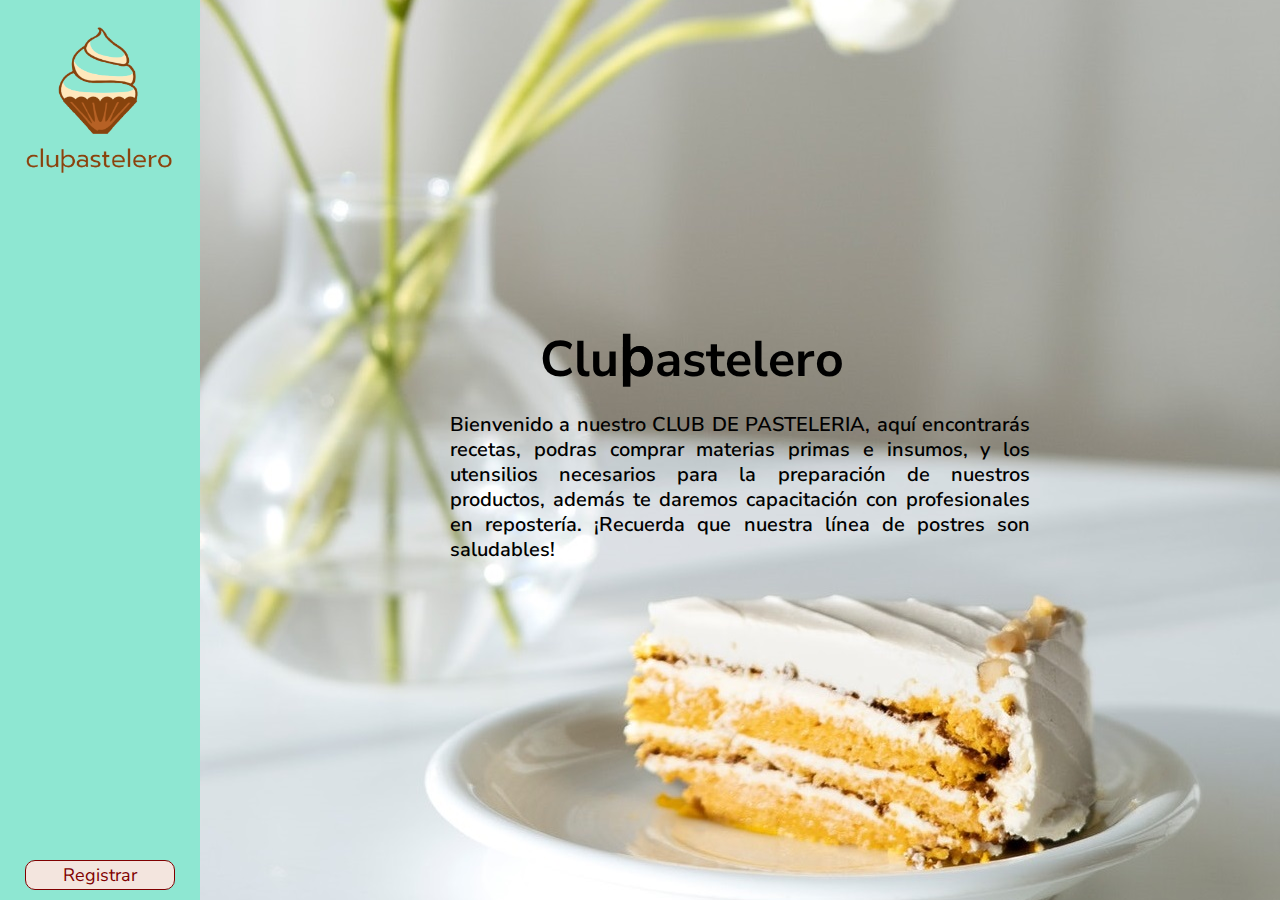
<file: index.html>
<!DOCTYPE html>
<html lang="en">

<head>
    <meta charset="UTF-8">
    <meta http-equiv="X-UA-Compatible" content="IE=edge">
    <meta name="viewport" content="width=device-width, initial-scale=1.0">
    <title>Home</title>
    <link rel="shortcut icon" href="img/logo.png" />
    <link rel="stylesheet" href="css/estilos.css">
</head>

<body>
    <nav id="nav_drawer">
        <img src="img/logo_nombre-removebg.png" alt="logo" id="navbar_logo" />

        <a href="registro.html" id="link_registro">
            <button id="buttonreg_nav">
                Registrar
            </button>
        </a>
    </nav>
    <div id="contenedor">
        <section id="section_Home">
            <div id="car">
                <h1 id="nombre1">
                    Clu<span>b</span>
                </h1>
                <h1 id="nombre2">
                    <span>p</span>astelero
                </h1>
                <p id="descripcion">Bienvenido a nuestro CLUB DE PASTELERIA, aquí encontrarás recetas, podras comprar
                    materias primas e insumos, y los
                    utensilios necesarios para la preparación de nuestros productos, además te daremos capacitación con
                    profesionales en repostería. ¡Recuerda que nuestra línea de postres son saludables!
                </p>
            </div>
        </section>
    </div>
</body>

</html>
</file>
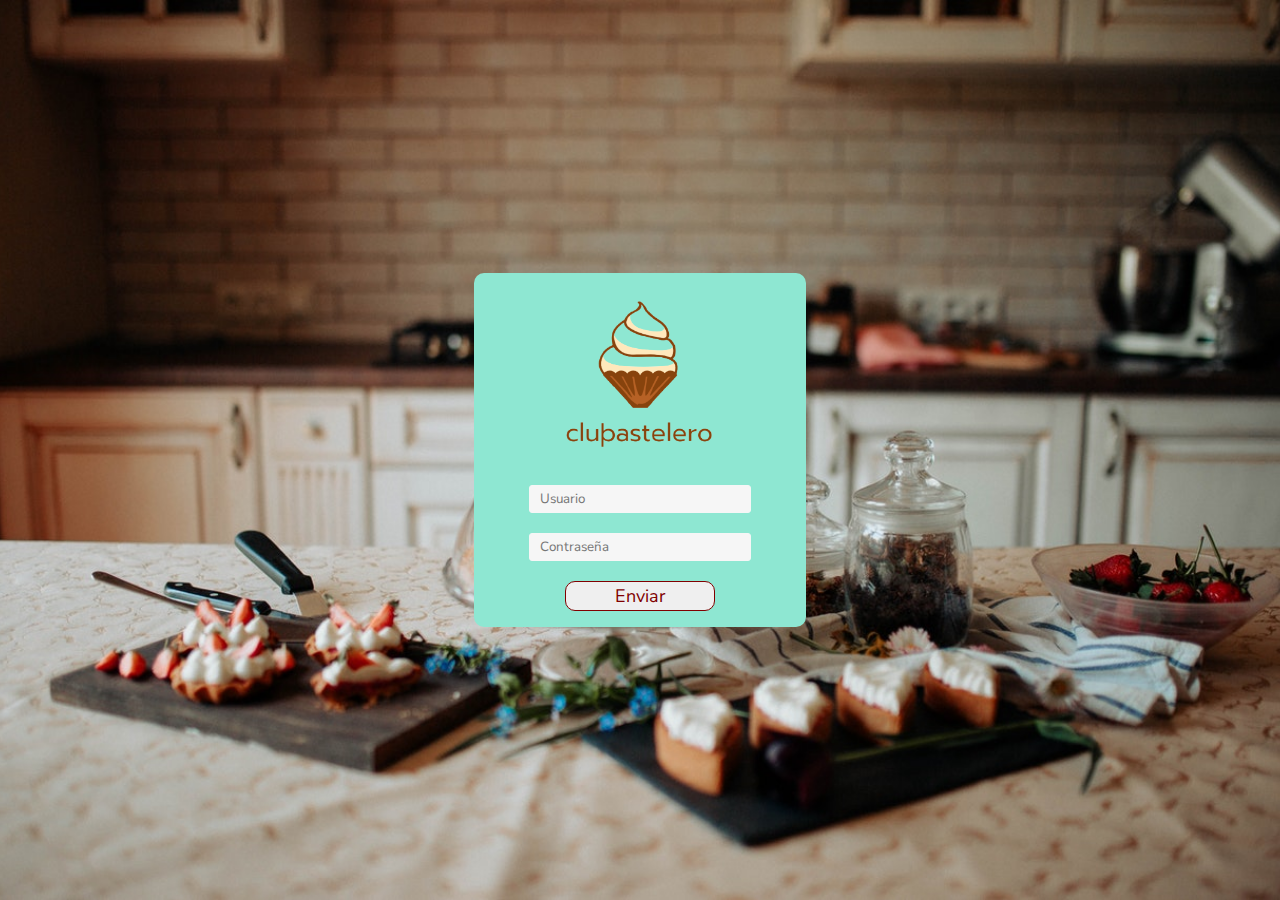
<file: registro.html>
<!DOCTYPE html>
<html lang="en">
<head>
    <meta charset="UTF-8">
    <meta http-equiv="X-UA-Compatible" content="IE=edge">
    <meta name="viewport" content="width=device-width, initial-scale=1.0">
    <title>Registro</title>
    <link rel="shortcut icon" href="img/logo.png" />
    <link rel="stylesheet" href="css/estilos.css">
</head>
<body>
    <div id="contenedor_registro">
        <form action="" id="form_registro_usuario">
            <a href="index.html">
                <img src="img/logo_nombre-removebg.png" alt="" id="logo">
            </a>
            <input type="text" id="in_usuario" placeholder="Usuario">
            <input type="password" id="in_contraseña" placeholder="Contraseña">
            <button id="btn_enviar_registro"> Enviar </button>
        </form>
    </div>
    
</body>
</html>
</file>
<file: css/estilos.css>
@import url('https://fonts.googleapis.com/css2?family=Nunito+Sans:ital,wght@0,200;0,300;0,400;0,600;0,700;0,800;0,900;1,200;1,300;1,400;1,600;1,700;1,800;1,900&display=swap');
@import url('https://fonts.googleapis.com/css2?family=Dancing+Script:wght@700&display=swap');
*{
margin: 0;
padding: 0;
font-family: 'Nunito Sans', sans-serif;
}

:root {
    --cafe-bg-color: #800000;
    --amarillo-bg-color: #FFFFA7;
    --rosado-bg-color: #FAA786;
    --rojo-bg-color: #FF4343;
    --naranja-bg-color: #FF9021;
    --azul-bg-color: #8EE7D2;
    --piel-bg-color: #FFE8BC;
}

/*________________________________*/
/*____________INDEX_______________*/
/*________________________________*/
#nav_drawer {
    position: absolute;
    width: 200px;
    height: 100vh;
    background-color: var(--azul-bg-color);
    display: flex;
}
#navbar_logo{
    width: 150px;
    height: 150px;
    padding-left: 25px;
    padding-top: 25px;
}
#buttonreg_nav{
    cursor: pointer;
    width: 150px;
    height: 30px;
    font-size: 18px;
    position: absolute;
    left:    25px;
    bottom:   10px;
    border: 1px solid var(--cafe-bg-color);
    border-radius: 10px;
    color: var(--cafe-bg-color);
    background-color: rgb(243, 229, 222);
}

#link_registro{

    text-decoration: none;
}

#buttonreg_nav:hover{
    border: 2px solid var(--cafe-bg-color);
    background-color: var(--piel-bg-color);
    box-shadow: 2px 2px 10px 2px #8000006c;
}

#contenedor{
    width: calc(100% - 200px);
    height: 100vh;
    margin-left: 200px;


}
#section_Home{
    background-color: rgb(255, 255, 255);
    width: 100%;
    height: 100%;
    display: flex;
    background-color: var(--piel-bg-color);
    font-weight: 600;
    
    background: rgba(3, 3, 3, 0.2) fixed no-repeat 50% 50%;
    background-size: cover;
    background-image: url("../img/fondo_4.png");

}

#section_Home #car{
    width: 600px;
    height: 300px;
    margin: auto;
}
#section_Home #nombre1{
    width: 300px;
    height: 00px;
    margin: 15px 100px 0px 100px;
    font-size: 50px;
    transition: all 1.0s;
    user-select: none;
}

#section_Home #nombre2{
    width: 300px;
    margin: 0px 10px 15px 179px;
    font-size: 50px;
    user-select: none;
}

#section_Home span{
    font-size: 60px;
    transition: all 1.0s;
    user-select: none;
}

#section_Home #descripcion{
    width: 580px;
    margin: 10px;
    line-height: 25px;
    font-size: 20px;
    text-align: justify;
    user-select: none;
}


#section_Home #car:hover #nombre1{
    height: 50px;
    margin-top: -5%;
}
#section_Home #car:hover span{
    font-size: 70px;
    color: var(--piel-bg-color);

}

/*________________________________*/
/*____________REGISTRO____________*/
/*________________________________*/

#contenedor_registro{
    width: 100vw;
    height: 100vh;
    display: flex;
    background: rgba(3, 3, 3, 0.2) fixed no-repeat 50% 50%;
    background-size: cover;
    background-image: url("../img/fondo_seccion_2.png");

}
#form_registro_usuario {
    width:300px;
	padding:16px;
	border-radius:10px;
	margin:auto;
	background-color:var(--azul-bg-color);
}

#form_registro_usuario #logo{
    width:150px;
	margin:10px 75px 10px 75px;
}



#form_registro_usuario input{
    width: 200px;
    height: 20px;
    margin:  20px auto ;
    display: block;

    border:1px solid #f6f6f6;
	border-radius:3px;
	background-color:#f6f6f6;


	padding:3px 10px;
    
}

#btn_enviar_registro{
    cursor: pointer;
    display: block;
    font-size: 18px;
    width: 150px;
    height: 30px;
    margin: auto;
    margin-top: 10px;
    border: 1px solid var(--cafe-bg-color);
    border-color: var(--cafe-bg-color);
    border-radius: 10px;
    color: var(--cafe-bg-color);
}

#btn_enviar_registro:hover{
    border: 2px solid var(--cafe-bg-color);
    background-color: var(--piel-bg-color);
    box-shadow: 2px 2px 10px 2px #8000006c;
}
</file>
